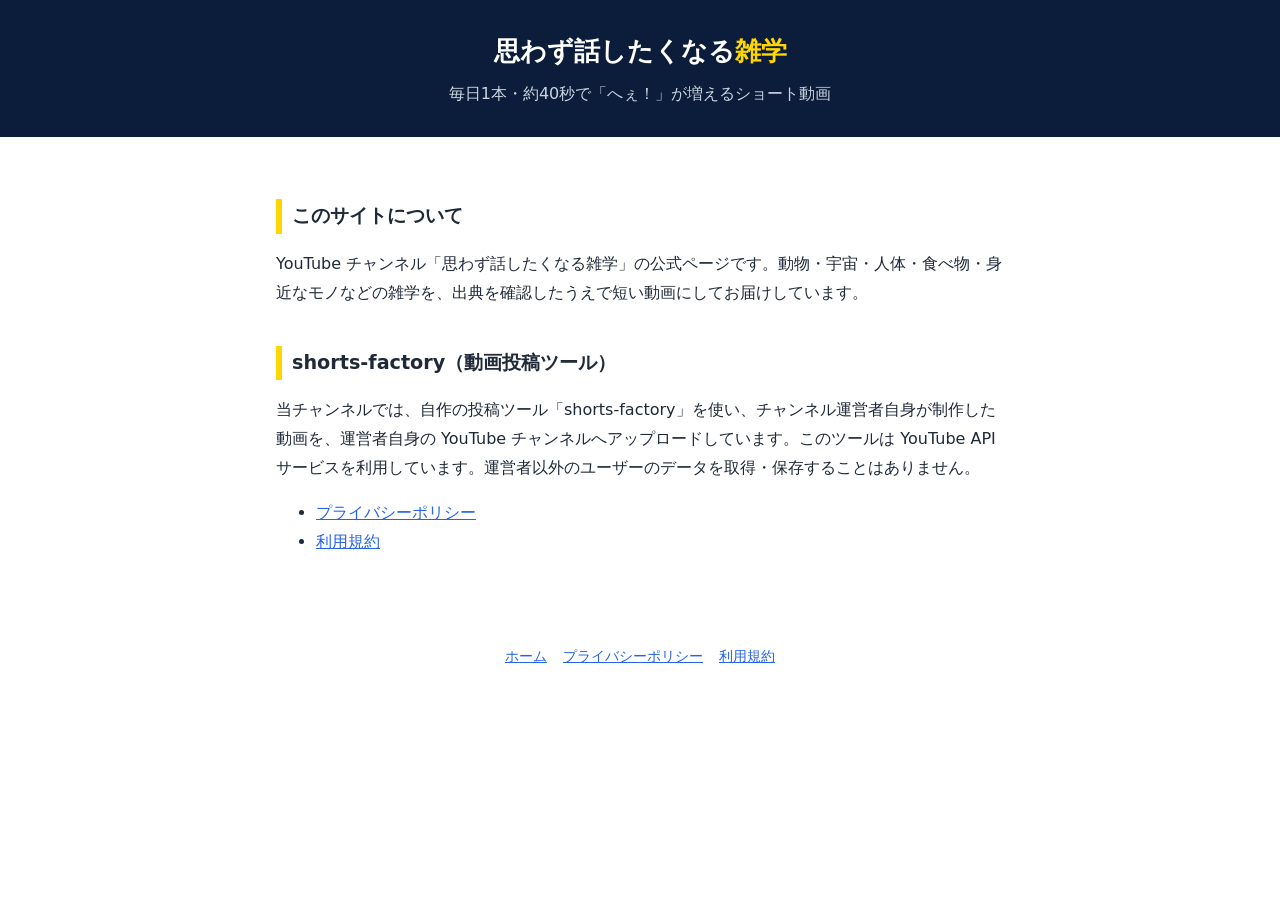
<file: site/index.html>
<!doctype html>
<html lang="ja"><head><meta charset="utf-8"><meta name="viewport" content="width=device-width,initial-scale=1">
<title>思わず話したくなる雑学</title><link rel="stylesheet" href="style.css"></head>
<body>
<header><h1>思わず話したくなる<span>雑学</span></h1><p>毎日1本・約40秒で「へぇ！」が増えるショート動画</p></header>
<main>
<h2>このサイトについて</h2>
<p>YouTube チャンネル「思わず話したくなる雑学」の公式ページです。動物・宇宙・人体・食べ物・身近なモノなどの雑学を、出典を確認したうえで短い動画にしてお届けしています。</p>
<h2>shorts-factory（動画投稿ツール）</h2>
<p>当チャンネルでは、自作の投稿ツール「shorts-factory」を使い、チャンネル運営者自身が制作した動画を、運営者自身の YouTube チャンネルへアップロードしています。このツールは YouTube API サービスを利用しています。運営者以外のユーザーのデータを取得・保存することはありません。</p>
<ul>
<li><a href="privacy.html">プライバシーポリシー</a></li>
<li><a href="terms.html">利用規約</a></li>
</ul>
</main>
<footer><nav><a href="index.html">ホーム</a><a href="privacy.html">プライバシーポリシー</a><a href="terms.html">利用規約</a></nav></footer>
</body></html>
</file>
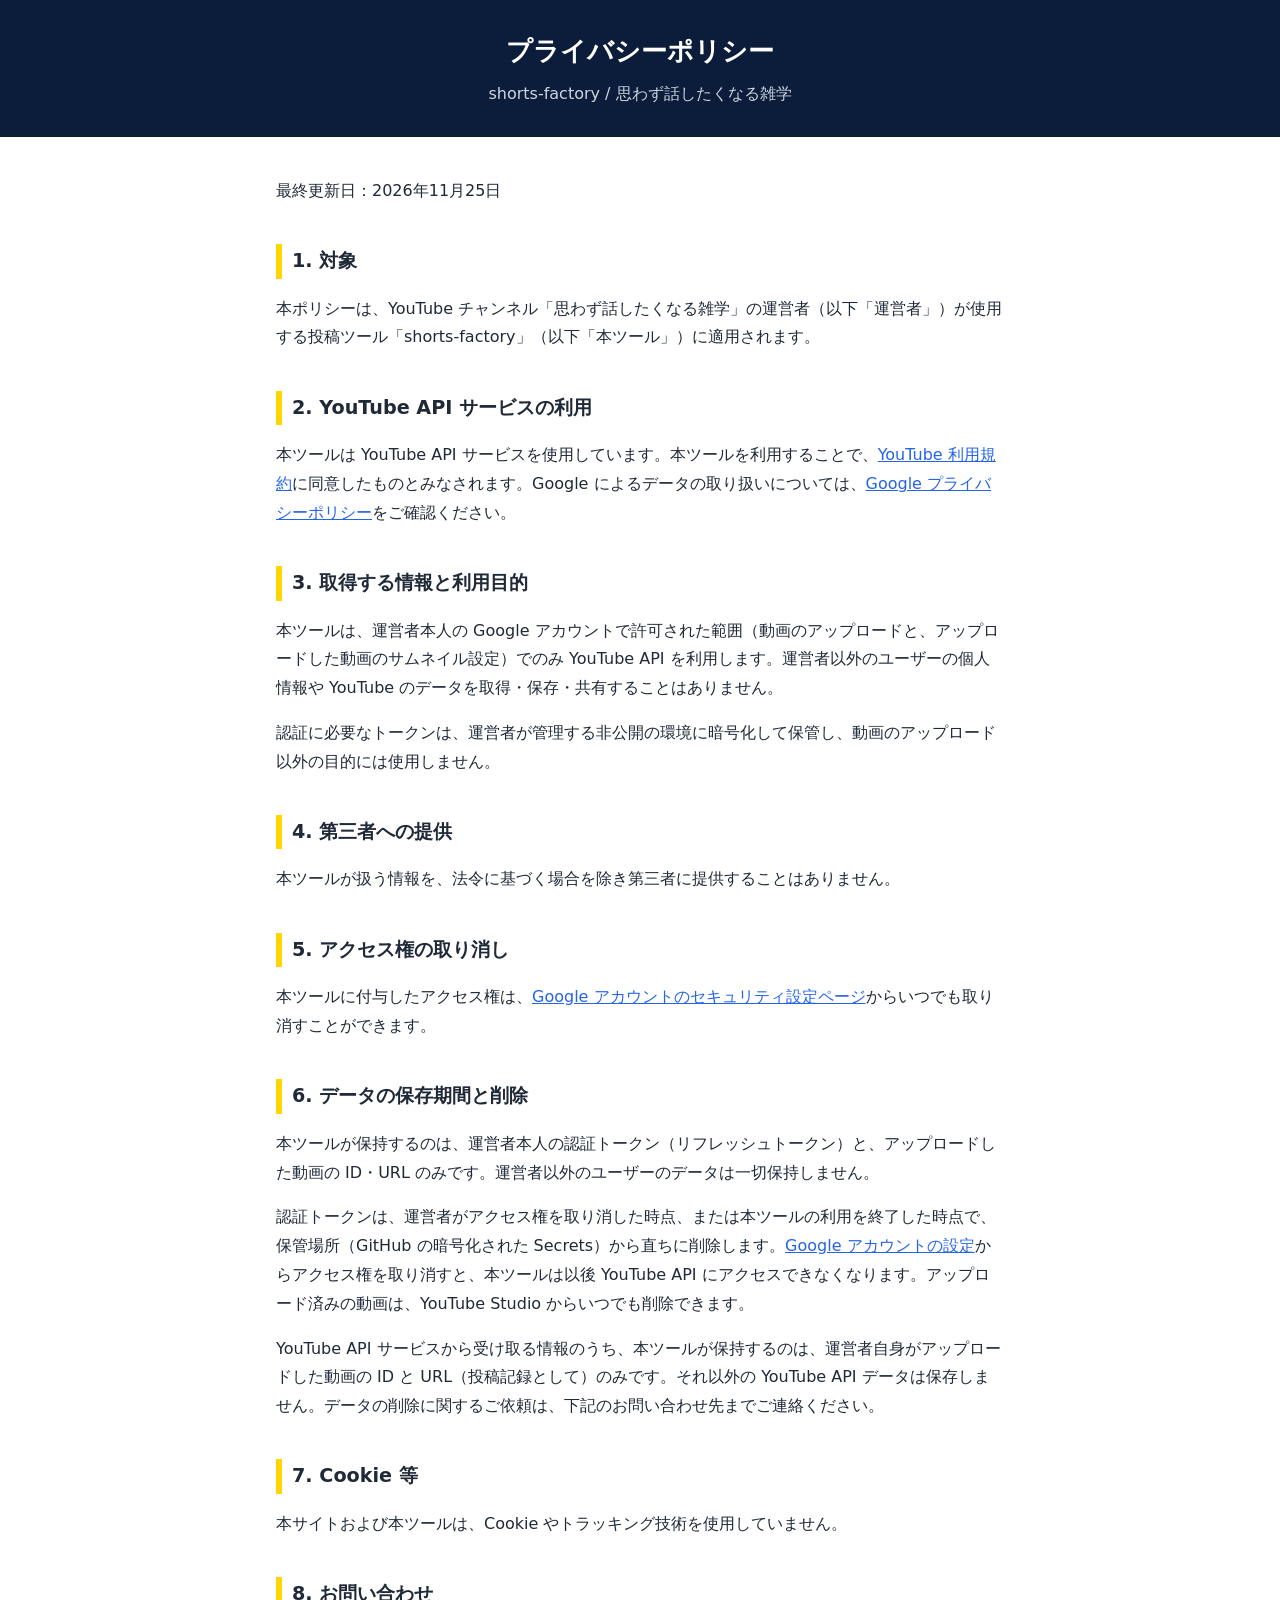
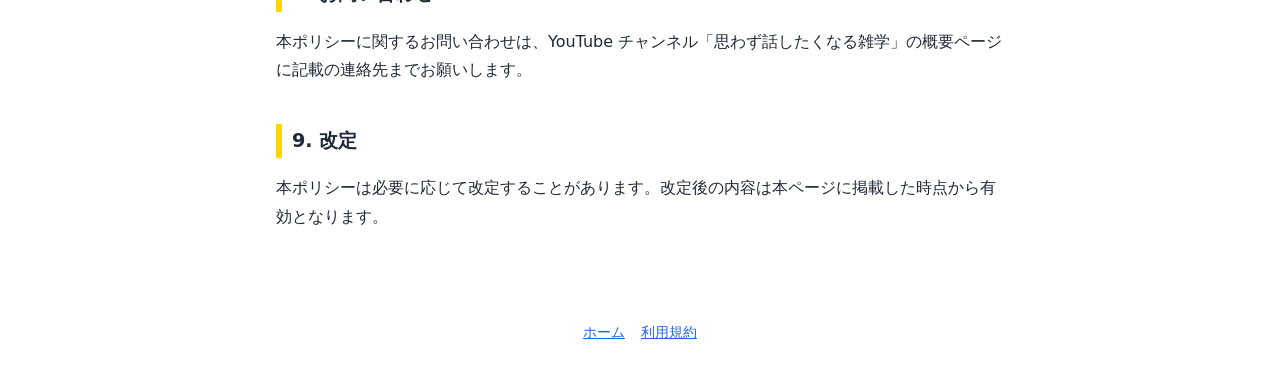
<file: site/privacy.html>
<!doctype html>
<html lang="ja"><head><meta charset="utf-8"><meta name="viewport" content="width=device-width,initial-scale=1">
<title>プライバシーポリシー</title><link rel="stylesheet" href="style.css"></head>
<body>
<header><h1>プライバシーポリシー</h1><p>shorts-factory / 思わず話したくなる雑学</p></header>
<main>
<p>最終更新日：2026年11月25日</p>
<h2>1. 対象</h2>
<p>本ポリシーは、YouTube チャンネル「思わず話したくなる雑学」の運営者（以下「運営者」）が使用する投稿ツール「shorts-factory」（以下「本ツール」）に適用されます。</p>
<h2>2. YouTube API サービスの利用</h2>
<p>本ツールは YouTube API サービスを使用しています。本ツールを利用することで、<a href="https://www.youtube.com/t/terms" rel="noopener">YouTube 利用規約</a>に同意したものとみなされます。Google によるデータの取り扱いについては、<a href="https://policies.google.com/privacy" rel="noopener">Google プライバシーポリシー</a>をご確認ください。</p>
<h2>3. 取得する情報と利用目的</h2>
<p>本ツールは、運営者本人の Google アカウントで許可された範囲（動画のアップロードと、アップロードした動画のサムネイル設定）でのみ YouTube API を利用します。運営者以外のユーザーの個人情報や YouTube のデータを取得・保存・共有することはありません。</p>
<p>認証に必要なトークンは、運営者が管理する非公開の環境に暗号化して保管し、動画のアップロード以外の目的には使用しません。</p>
<h2>4. 第三者への提供</h2>
<p>本ツールが扱う情報を、法令に基づく場合を除き第三者に提供することはありません。</p>
<h2>5. アクセス権の取り消し</h2>
<p>本ツールに付与したアクセス権は、<a href="https://myaccount.google.com/permissions" rel="noopener">Google アカウントのセキュリティ設定ページ</a>からいつでも取り消すことができます。</p>
<h2>6. データの保存期間と削除</h2>
<p>本ツールが保持するのは、運営者本人の認証トークン（リフレッシュトークン）と、アップロードした動画の ID・URL のみです。運営者以外のユーザーのデータは一切保持しません。</p>
<p>認証トークンは、運営者がアクセス権を取り消した時点、または本ツールの利用を終了した時点で、保管場所（GitHub の暗号化された Secrets）から直ちに削除します。<a href="https://myaccount.google.com/permissions" rel="noopener">Google アカウントの設定</a>からアクセス権を取り消すと、本ツールは以後 YouTube API にアクセスできなくなります。アップロード済みの動画は、YouTube Studio からいつでも削除できます。</p>
<p>YouTube API サービスから受け取る情報のうち、本ツールが保持するのは、運営者自身がアップロードした動画の ID と URL（投稿記録として）のみです。それ以外の YouTube API データは保存しません。データの削除に関するご依頼は、下記のお問い合わせ先までご連絡ください。</p>
<h2>7. Cookie 等</h2>
<p>本サイトおよび本ツールは、Cookie やトラッキング技術を使用していません。</p>
<h2>8. お問い合わせ</h2>
<p>本ポリシーに関するお問い合わせは、YouTube チャンネル「思わず話したくなる雑学」の概要ページに記載の連絡先までお願いします。</p>
<h2>9. 改定</h2>
<p>本ポリシーは必要に応じて改定することがあります。改定後の内容は本ページに掲載した時点から有効となります。</p>
</main>
<footer><nav><a href="index.html">ホーム</a><a href="terms.html">利用規約</a></nav></footer>
</body></html>
</file>
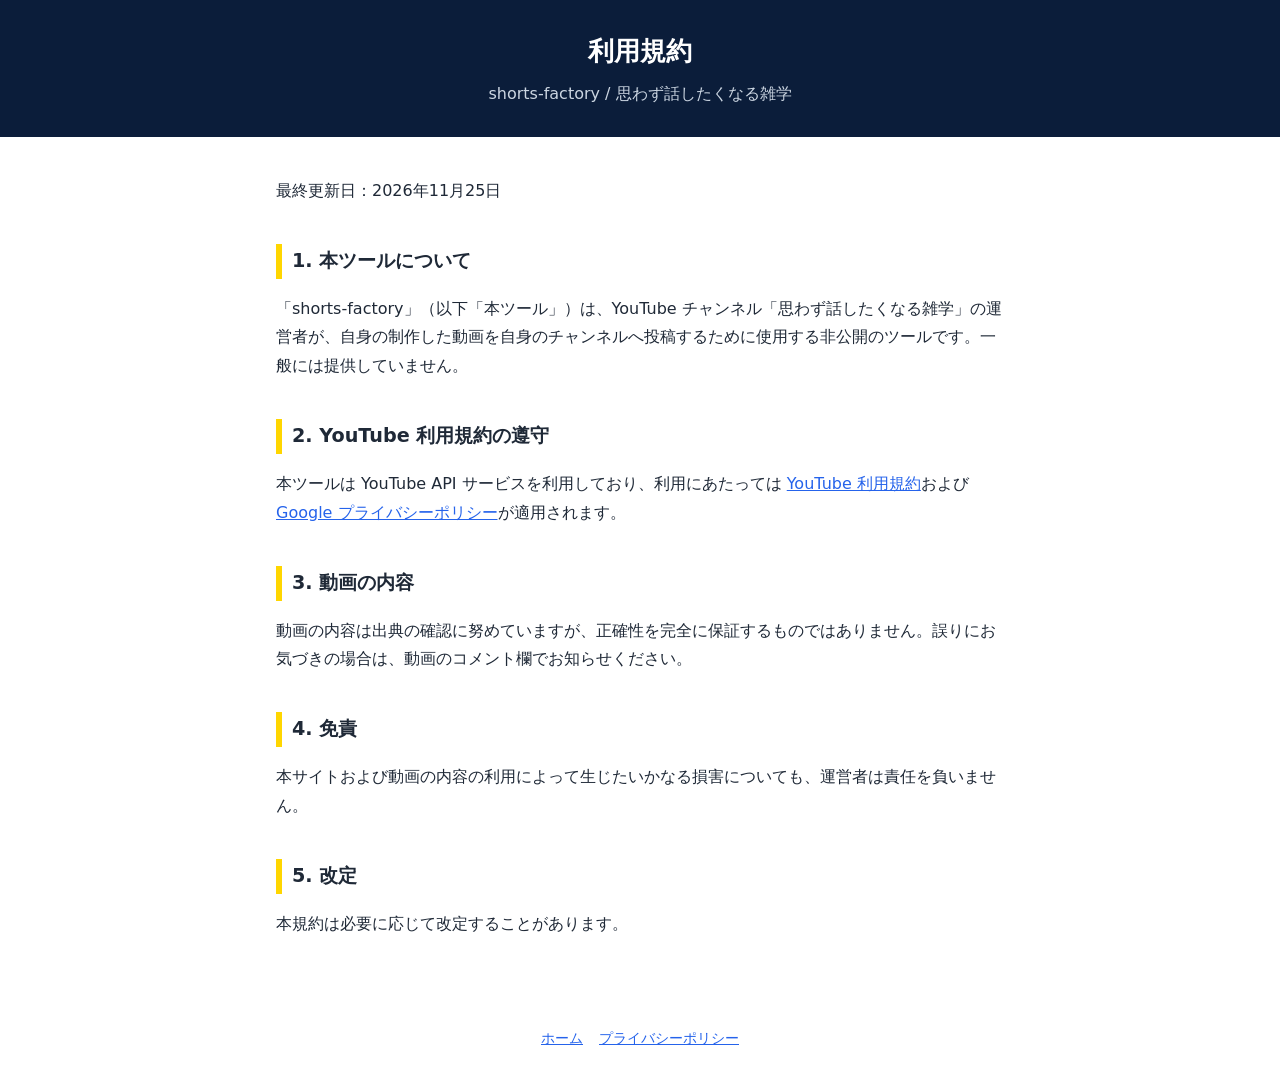
<file: site/terms.html>
<!doctype html>
<html lang="ja"><head><meta charset="utf-8"><meta name="viewport" content="width=device-width,initial-scale=1">
<title>利用規約</title><link rel="stylesheet" href="style.css"></head>
<body>
<header><h1>利用規約</h1><p>shorts-factory / 思わず話したくなる雑学</p></header>
<main>
<p>最終更新日：2026年11月25日</p>
<h2>1. 本ツールについて</h2>
<p>「shorts-factory」（以下「本ツール」）は、YouTube チャンネル「思わず話したくなる雑学」の運営者が、自身の制作した動画を自身のチャンネルへ投稿するために使用する非公開のツールです。一般には提供していません。</p>
<h2>2. YouTube 利用規約の遵守</h2>
<p>本ツールは YouTube API サービスを利用しており、利用にあたっては <a href="https://www.youtube.com/t/terms" rel="noopener">YouTube 利用規約</a>および <a href="https://policies.google.com/privacy" rel="noopener">Google プライバシーポリシー</a>が適用されます。</p>
<h2>3. 動画の内容</h2>
<p>動画の内容は出典の確認に努めていますが、正確性を完全に保証するものではありません。誤りにお気づきの場合は、動画のコメント欄でお知らせください。</p>
<h2>4. 免責</h2>
<p>本サイトおよび動画の内容の利用によって生じたいかなる損害についても、運営者は責任を負いません。</p>
<h2>5. 改定</h2>
<p>本規約は必要に応じて改定することがあります。</p>
</main>
<footer><nav><a href="index.html">ホーム</a><a href="privacy.html">プライバシーポリシー</a></nav></footer>
</body></html>
</file>
<file: site/style.css>
:root { --navy:#0b1d3a; --yellow:#ffd600; --text:#1f2937; --muted:#6b7280; --bg:#ffffff; }
@media (prefers-color-scheme: dark) { :root { --text:#e5e7eb; --muted:#9ca3af; --bg:#0b1220; } }
* { box-sizing: border-box; }
body { margin:0; font-family: "Hiragino Sans","Noto Sans JP",system-ui,sans-serif; color:var(--text); background:var(--bg); line-height:1.8; }
header { background:var(--navy); color:#fff; padding:28px 16px; text-align:center; }
header h1 { margin:0; font-size:1.6rem; } header h1 span { color:var(--yellow); }
header p { margin:6px 0 0; color:#cbd5e1; }
main { max-width:760px; margin:0 auto; padding:24px 16px 48px; }
h2 { border-left:6px solid var(--yellow); padding-left:10px; font-size:1.2rem; margin-top:2em; }
a { color:#2563eb; } footer { text-align:center; color:var(--muted); font-size:.9rem; padding:24px 16px; }
nav a { margin:0 8px; }
</file>
